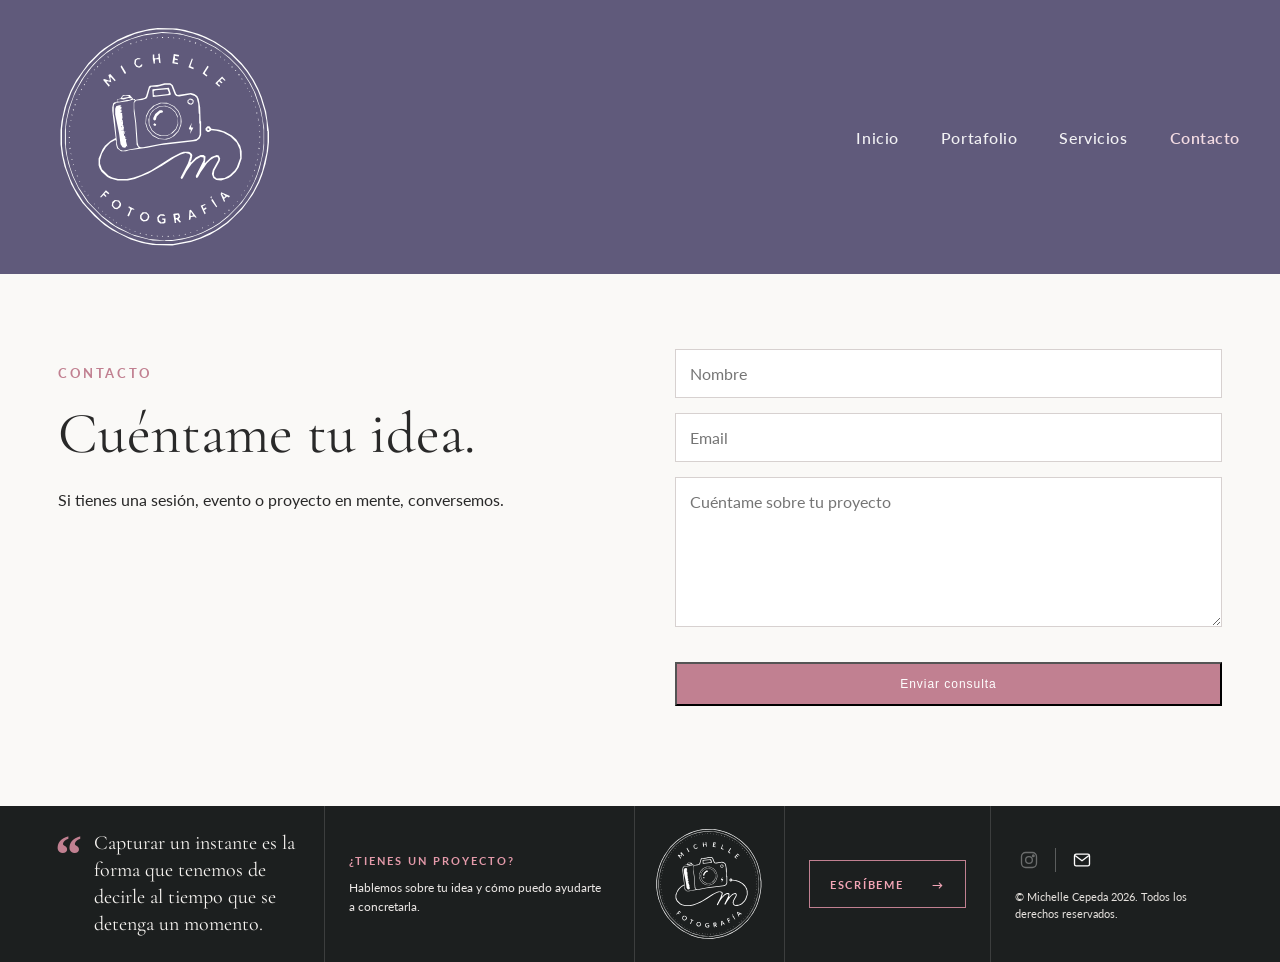
<file: contacto/index.html>
<!doctype html><html lang="es"><head><base href="/"><meta charset="UTF-8"><meta name="viewport" content="width=device-width,initial-scale=1"><title>Portafolio - Michelle Cepeda</title><link rel="icon" type="image/svg+xml" href="./assets/favicon-camera.svg?v=2"><link rel="stylesheet" href="./assets/style.css?v=2026081912"><link rel="stylesheet" href="./assets/mobile-footer.css?v=2026081902"><link rel="stylesheet" href="./assets/logo-fix.css?v=202609072236"></head><body><header class="top"><a class="brand" href="/"><img class="brand-logo" src="./assets/logo-vector.svg?v=20260821c" alt="Logo Michelle Cepeda Fotografía"></a><nav><a href="/">Inicio</a><a href="/portafolio/">Portafolio</a><a href="/servicios/">Servicios</a><a class="active" href="/contacto/">Contacto</a></nav></header><main class="page"><div class="simple-grid"><div><p class="eyebrow pink" data-content="contact.eyebrow">CONTACTO</p><h1 data-content="contact.title">Cuéntame tu idea.</h1><p data-content="contact.intro">Si tienes una sesión, evento o proyecto en mente, conversemos.</p></div><form class="contact-form" action="mailto:" method="post"><input data-placeholder="contact.name_placeholder" placeholder="Nombre"><input type="email" data-placeholder="contact.email_placeholder" placeholder="Email"><textarea data-placeholder="contact.message_placeholder" placeholder="Cuéntame sobre tu proyecto"></textarea><button class="button" type="button" data-content="contact.button">Enviar consulta</button></form></div></main><footer></footer><script src="./assets/app.js?v=20260821"></script><script src="./assets/logo-footer.js?v=20260821c"></script></body></html>
</file>
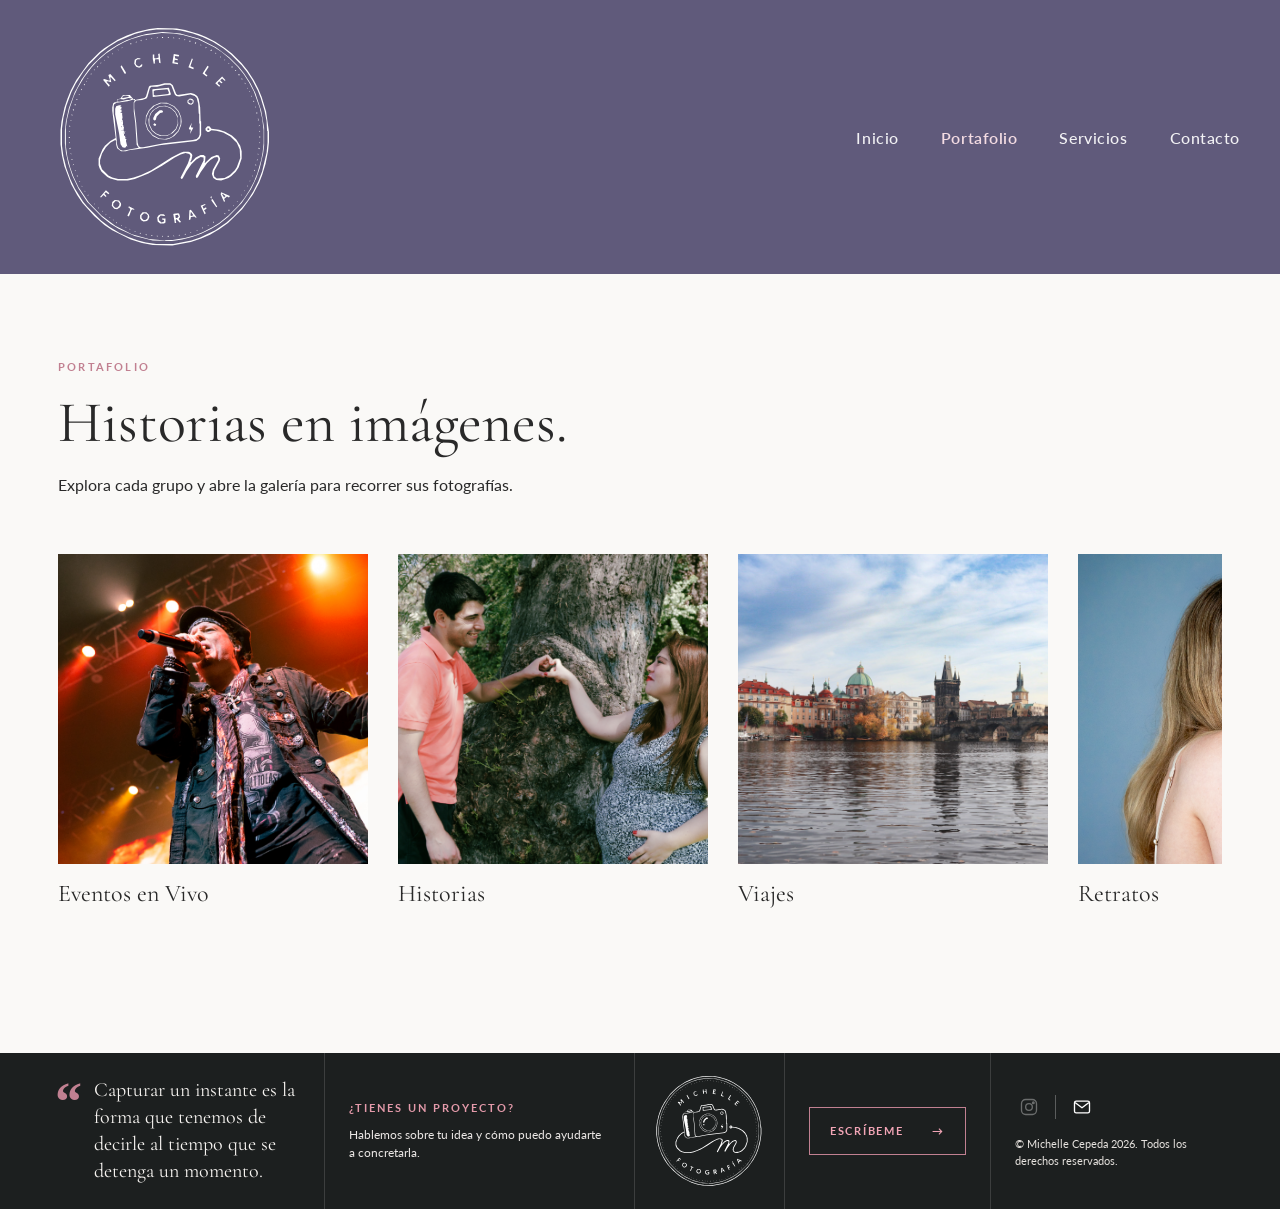
<file: portafolio/index.html>
<!doctype html><html lang="es"><head><base href="/"><meta charset="UTF-8"><meta name="viewport" content="width=device-width,initial-scale=1"><title>Portafolio - Michelle Cepeda</title><link rel="icon" type="image/svg+xml" href="./assets/favicon-camera.svg?v=2"><link rel="stylesheet" href="./assets/style.css?v=202609071545"><link rel="stylesheet" href="./assets/mobile-footer.css?v=2026081902"><link rel="stylesheet" href="./assets/logo-fix.css?v=202609072230"><link rel="stylesheet" href="./assets/portfolio-caption.css?v=20260821b"></head><body><header class="top"><a class="brand" href="/"><img class="brand-logo" src="./assets/logo-vector.svg?v=20260821c" alt="Logo Michelle Cepeda Fotografía"></a><nav><a href="/">Inicio</a><a class="active" href="/portafolio/">Portafolio</a><a href="/servicios/">Servicios</a><a href="/contacto/">Contacto</a></nav></header><main class="page"><div class="page-intro"><p class="eyebrow pink" data-content="portfolio.eyebrow">PORTAFOLIO</p><h1 data-content="portfolio.title">Historias en imágenes.</h1><p data-content="portfolio.intro">Explora cada grupo y abre la galería para recorrer sus fotografías.</p></div><div id="portfolioRail" class="portfolio-rail"></div></main><div id="lightbox" class="lightbox" aria-hidden="true"><button class="lb-close" aria-label="Cerrar">×</button><button class="lb-prev" aria-label="Anterior">‹</button><div class="lb-media"><img id="lbImage" alt=""><div id="lbCaption" class="lb-caption"></div></div><button class="lb-next" aria-label="Siguiente">›</button><div id="lbTitle" class="lb-title"></div></div><footer></footer><script src="./assets/app.js?v=20261118-performance1"></script><script src="./assets/logo-footer.js?v=20260907footer2"></script></body></html>
</file>
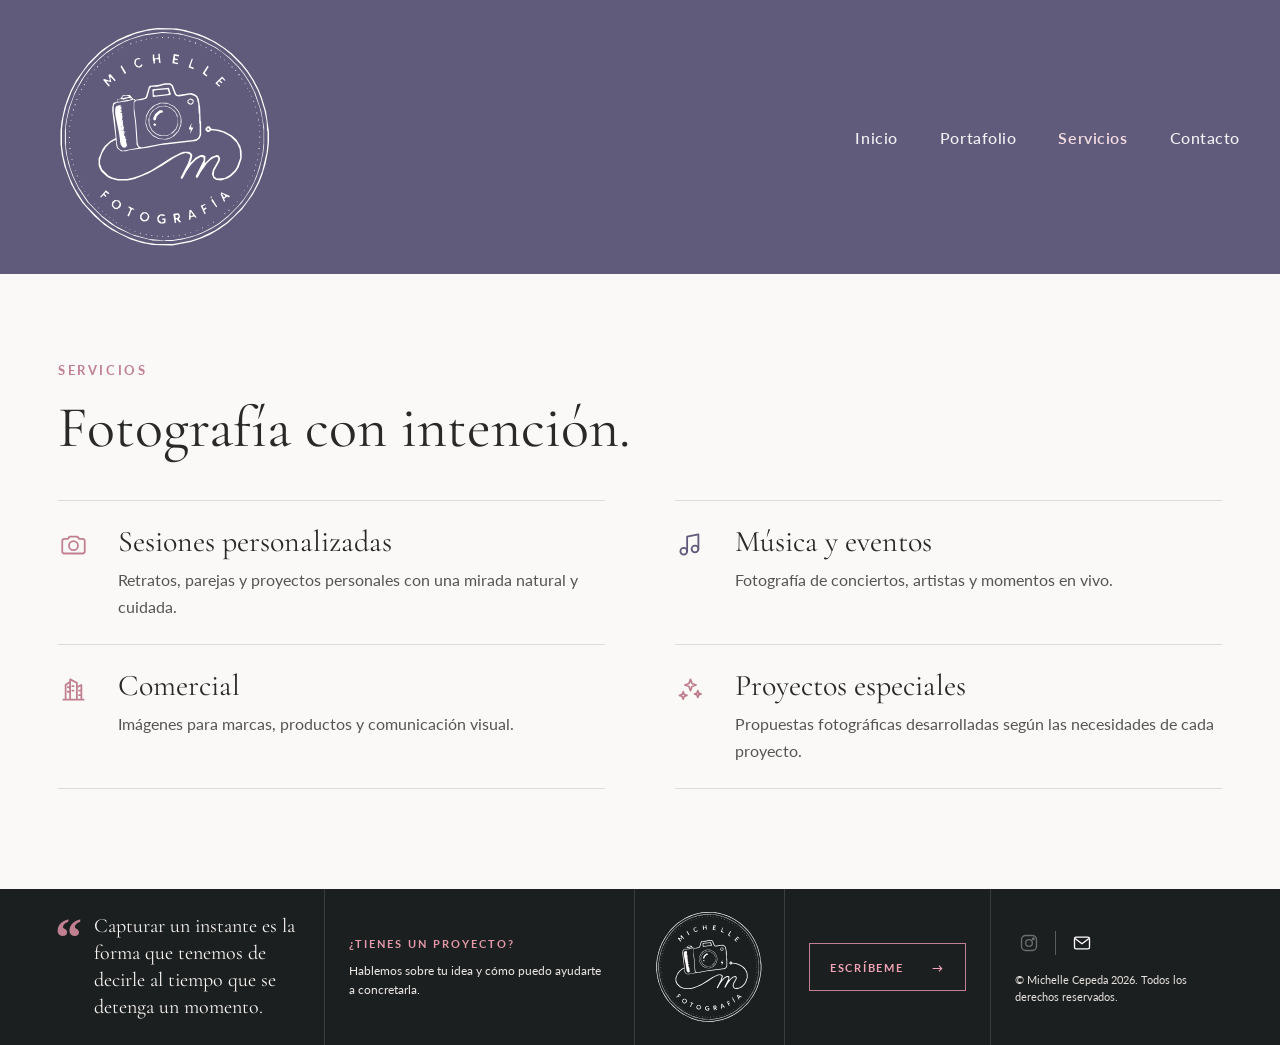
<file: servicios/index.html>
<!doctype html><html lang="es"><head><base href="/"><meta charset="UTF-8"><meta name="viewport" content="width=device-width,initial-scale=1"><title>Portafolio - Michelle Cepeda</title><link rel="icon" type="image/svg+xml" href="./assets/favicon-camera.svg?v=2"><link rel="stylesheet" href="./assets/style.css?v=2026081912"><link rel="stylesheet" href="./assets/mobile-footer.css?v=2026081902"><link rel="stylesheet" href="./assets/logo-fix.css?v=202609072236"></head><body><header class="top"><a class="brand" href="/"><img class="brand-logo" src="./assets/logo-vector.svg?v=20260821c" alt="Logo Michelle Cepeda Fotografía"></a><nav><a href="/">Inicio</a><a href="/portafolio/">Portafolio</a><a class="active" href="/servicios/">Servicios</a><a href="/contacto/">Contacto</a></nav></header><main class="page"><p class="eyebrow pink" data-content="services.eyebrow">SERVICIOS</p><h1 data-content="services.title">Fotografía con intención.</h1><div class="services-grid"><article class="service-detail"><span class="service-icon icon-pink" aria-hidden="true"><svg viewBox="0 0 24 24"><path d="M4 7h3l1.5-2h7L17 7h3a2 2 0 0 1 2 2v9a2 2 0 0 1-2 2H4a2 2 0 0 1-2-2V9a2 2 0 0 1 2-2Z"/><circle cx="12" cy="13" r="4"/></svg></span><div><h2 data-content="services.item_1_title">Sesiones personalizadas</h2><p data-content="services.item_1_text">Retratos, parejas y proyectos personales con una mirada natural y cuidada.</p></div></article><article class="service-detail"><span class="service-icon icon-purple" aria-hidden="true"><svg viewBox="0 0 24 24"><path d="M9 18V5l10-2v13"/><circle cx="6" cy="18" r="3"/><circle cx="16" cy="16" r="3"/></svg></span><div><h2 data-content="services.item_2_title">Música y eventos</h2><p data-content="services.item_2_text">Fotografía de conciertos, artistas y momentos en vivo.</p></div></article><article class="service-detail"><span class="service-icon icon-pink" aria-hidden="true"><svg viewBox="0 0 24 24"><path d="M3 21h18M5 21V8l4-3v16M9 21V3l6 3v15M15 21V10l4-2v13M7 10h1M7 14h1M11 9h1M11 13h1M17 13h1M17 17h1"/></svg></span><div><h2 data-content="services.item_3_title">Comercial</h2><p data-content="services.item_3_text">Imágenes para marcas, productos y comunicación visual.</p></div></article><article class="service-detail"><span class="service-icon icon-pink" aria-hidden="true"><svg viewBox="0 0 24 24"><path d="m12 3 1.35 3.65L17 8l-3.65 1.35L12 13l-1.35-3.65L7 8l3.65-1.35L12 3Z"/><path d="m18.5 13 .8 2.2 2.2.8-2.2.8-.8 2.2-.8-2.2-2.2-.8 2.2-.8.8-2.2Z"/><path d="m5.5 14 .9 2.4 2.4.9-2.4.9-.9 2.4-.9-2.4-2.4-.9 2.4-.9.9-2.4Z"/></svg></span><div><h2 data-content="services.item_4_title">Proyectos especiales</h2><p data-content="services.item_4_text">Propuestas fotográficas desarrolladas según las necesidades de cada proyecto.</p></div></article></div></main><footer></footer><script src="./assets/app.js?v=20260821"></script><script src="./assets/logo-footer.js?v=20260821c"></script></body></html>
</file>
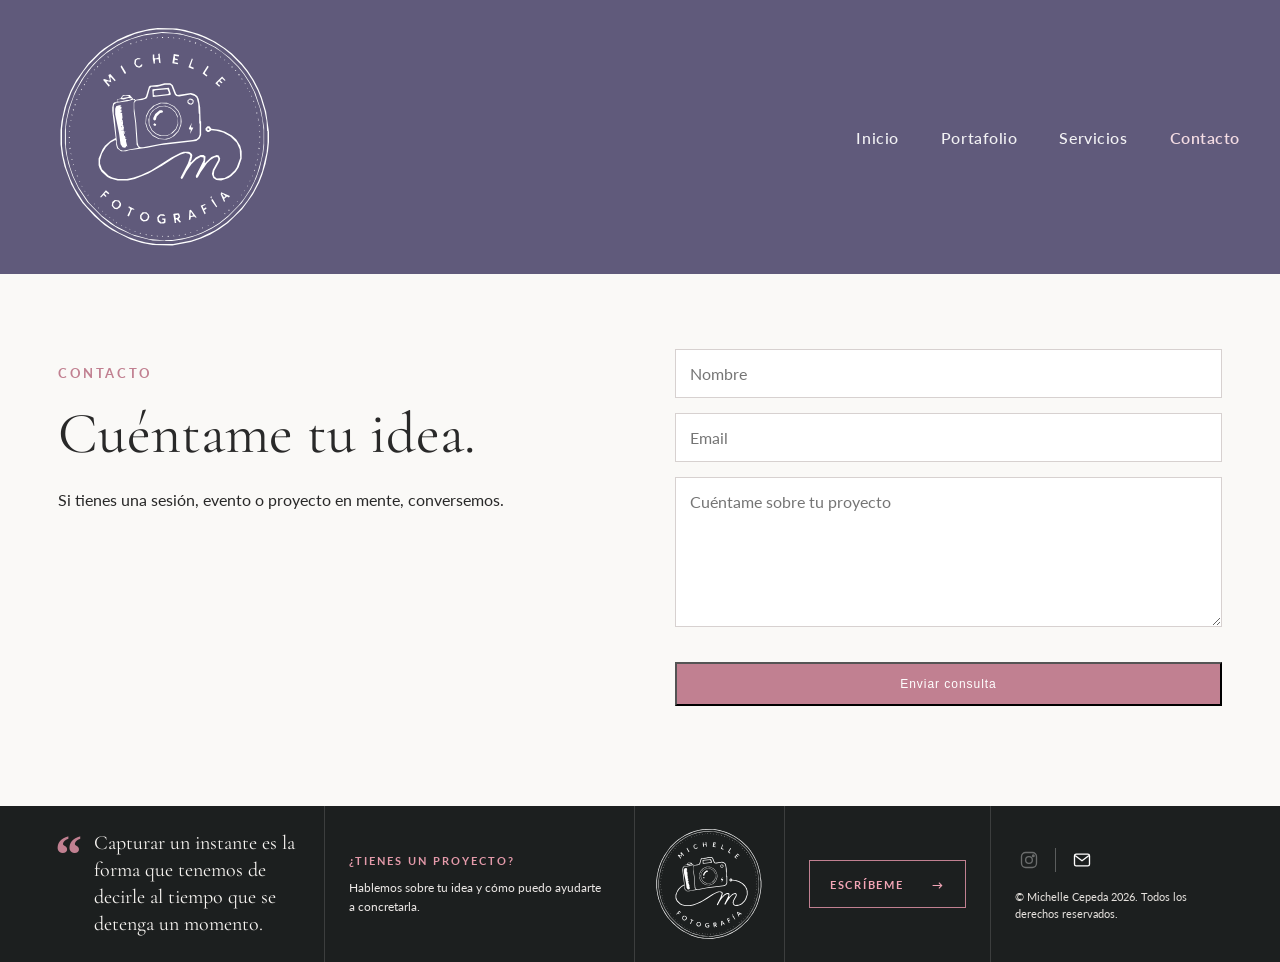
<file: contacto.html>
<!doctype html><html lang="es"><head><meta charset="UTF-8"><meta name="viewport" content="width=device-width,initial-scale=1"><title>Portafolio - Michelle Cepeda</title><link rel="icon" type="image/svg+xml" href="./assets/favicon-camera.svg?v=2"><link rel="stylesheet" href="./assets/style.css?v=2026081912"><link rel="stylesheet" href="./assets/mobile-footer.css?v=2026081902"><link rel="stylesheet" href="./assets/logo-fix.css?v=202609072236"></head><body><header class="top"><a class="brand" href="./"><img class="brand-logo" src="./assets/logo-vector.svg?v=20260821c" alt="Logo Michelle Cepeda Fotografía"></a><nav><a href="./">Inicio</a><a href="./portfolio.html">Portafolio</a><a href="./servicios.html">Servicios</a><a class="active" href="./contacto.html">Contacto</a></nav></header><main class="page"><div class="simple-grid"><div><p class="eyebrow pink" data-content="contact.eyebrow">CONTACTO</p><h1 data-content="contact.title">Cuéntame tu idea.</h1><p data-content="contact.intro">Si tienes una sesión, evento o proyecto en mente, conversemos.</p></div><form class="contact-form" action="mailto:" method="post"><input data-placeholder="contact.name_placeholder" placeholder="Nombre"><input type="email" data-placeholder="contact.email_placeholder" placeholder="Email"><textarea data-placeholder="contact.message_placeholder" placeholder="Cuéntame sobre tu proyecto"></textarea><button class="button" type="button" data-content="contact.button">Enviar consulta</button></form></div></main><footer></footer><script src="./assets/app.js?v=20260821"></script><script src="./assets/logo-footer.js?v=20260821c"></script></body></html>
</file>
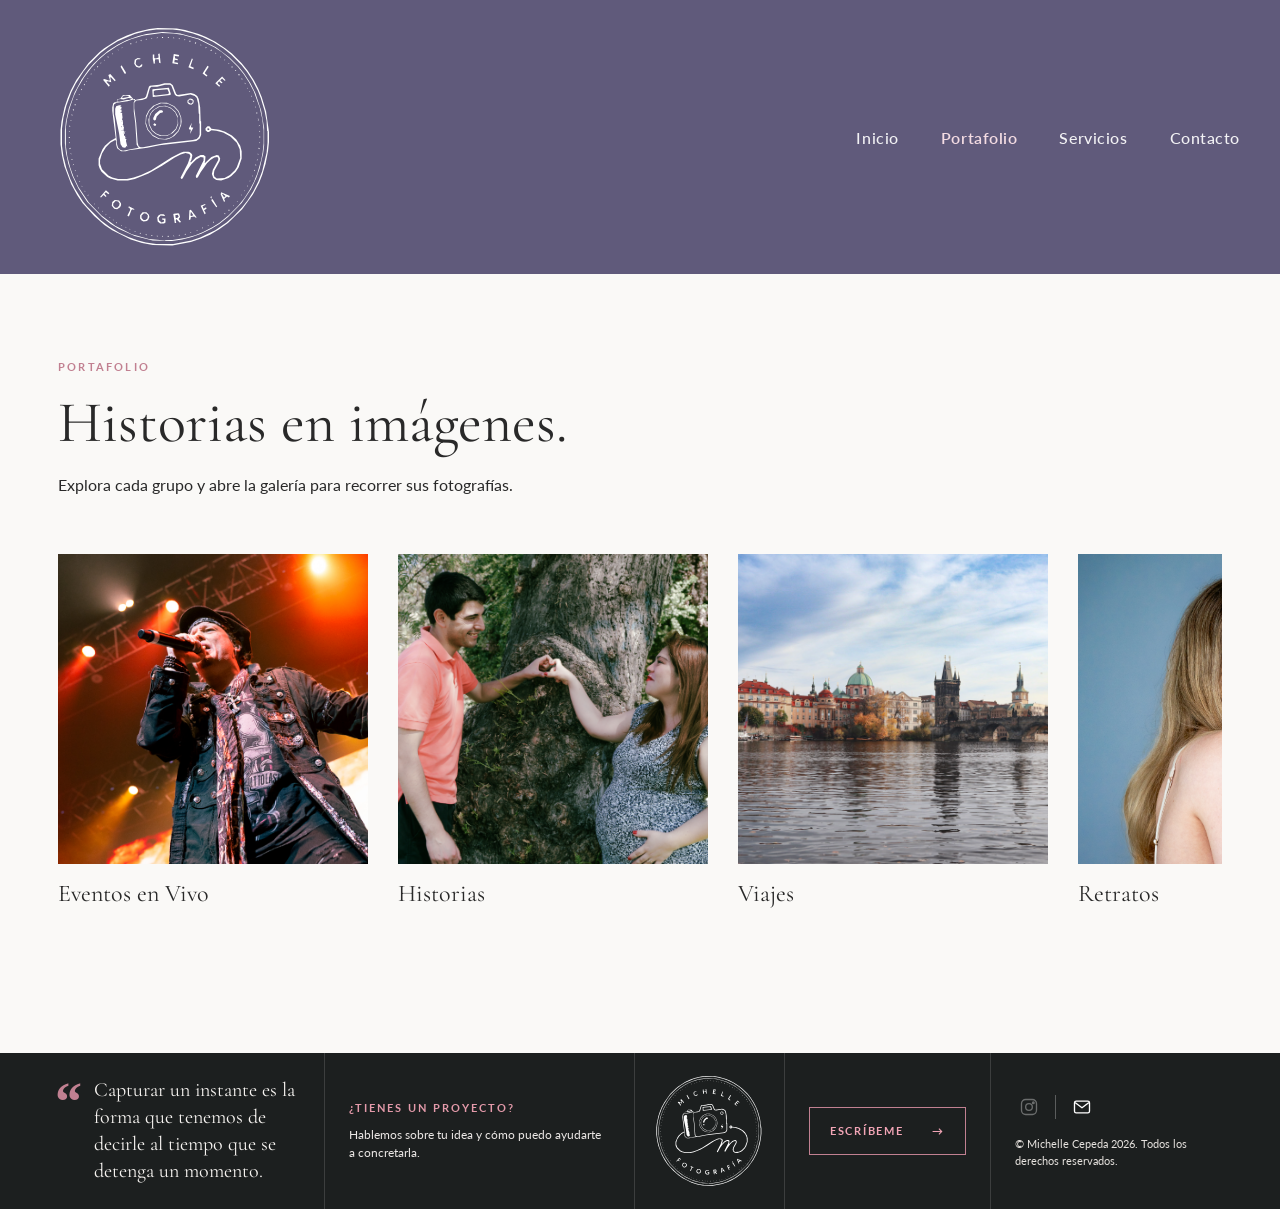
<file: portfolio.html>
<!doctype html><html lang="es"><head><meta charset="UTF-8"><meta name="viewport" content="width=device-width,initial-scale=1"><title>Portafolio - Michelle Cepeda</title><link rel="icon" type="image/svg+xml" href="./assets/favicon-camera.svg?v=2"><link rel="stylesheet" href="./assets/style.css?v=202609071545"><link rel="stylesheet" href="./assets/mobile-footer.css?v=2026081902"><link rel="stylesheet" href="./assets/logo-fix.css?v=202609072230"><link rel="stylesheet" href="./assets/portfolio-caption.css?v=20260821b"></head><body><header class="top"><a class="brand" href="./"><img class="brand-logo" src="./assets/logo-vector.svg?v=20260821c" alt="Logo Michelle Cepeda Fotografía"></a><nav><a href="./">Inicio</a><a class="active" href="./portfolio.html">Portafolio</a><a href="./servicios.html">Servicios</a><a href="./contacto.html">Contacto</a></nav></header><main class="page"><div class="page-intro"><p class="eyebrow pink" data-content="portfolio.eyebrow">PORTAFOLIO</p><h1 data-content="portfolio.title">Historias en imágenes.</h1><p data-content="portfolio.intro">Explora cada grupo y abre la galería para recorrer sus fotografías.</p></div><div id="portfolioRail" class="portfolio-rail"></div></main><div id="lightbox" class="lightbox" aria-hidden="true"><button class="lb-close" aria-label="Cerrar">×</button><button class="lb-prev" aria-label="Anterior">‹</button><div class="lb-media"><img id="lbImage" alt=""><div id="lbCaption" class="lb-caption"></div></div><button class="lb-next" aria-label="Siguiente">›</button><div id="lbTitle" class="lb-title"></div></div><footer></footer><script src="./assets/app.js?v=20261118-performance1"></script><script src="./assets/logo-footer.js?v=20260907footer2"></script></body></html>
</file>
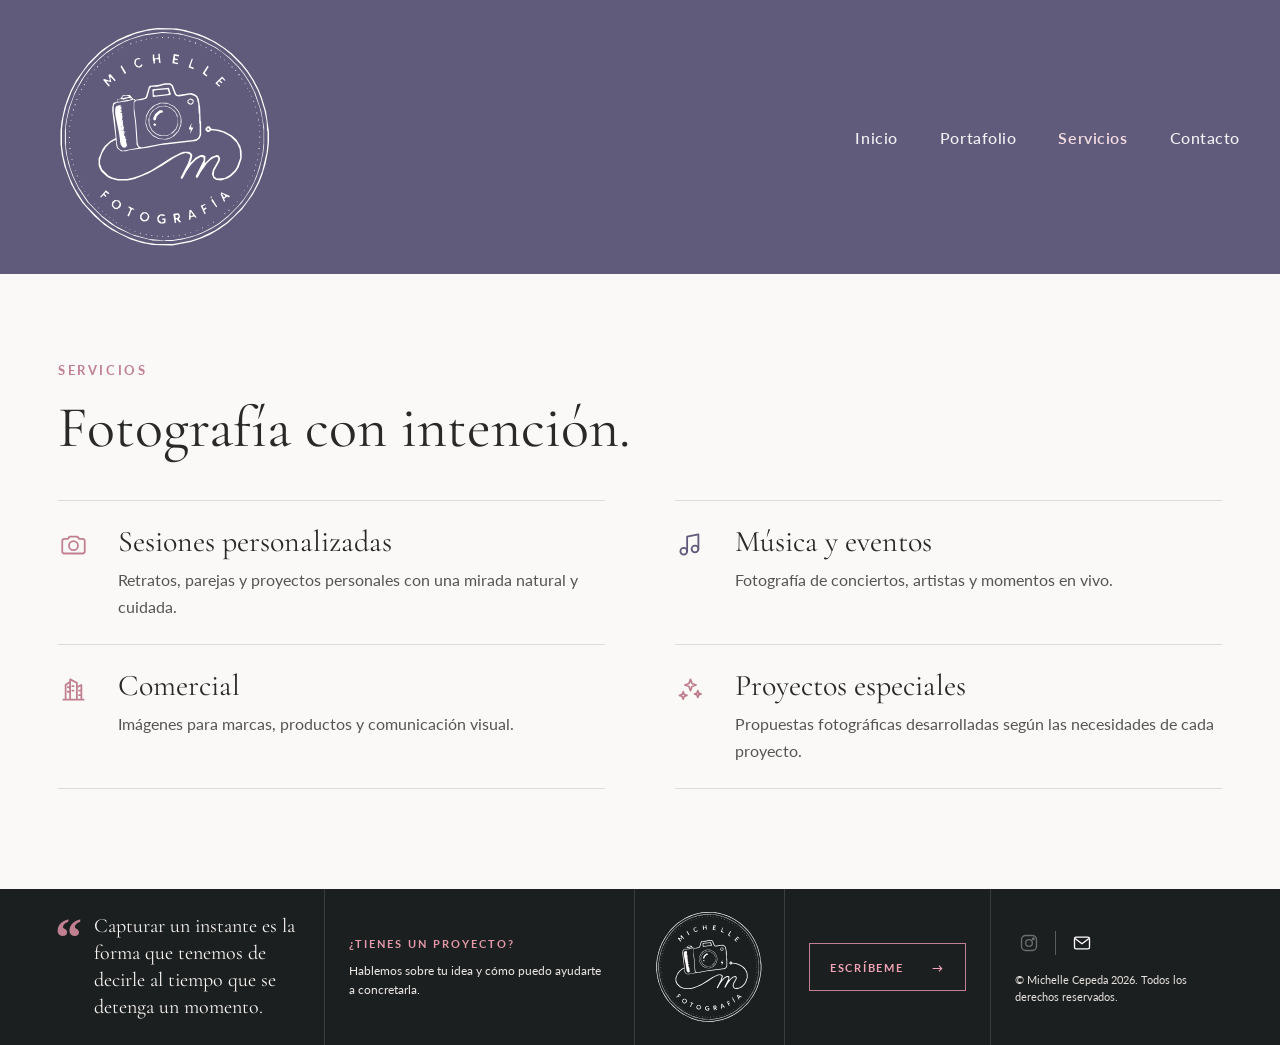
<file: servicios.html>
<!doctype html><html lang="es"><head><meta charset="UTF-8"><meta name="viewport" content="width=device-width,initial-scale=1"><title>Portafolio - Michelle Cepeda</title><link rel="icon" type="image/svg+xml" href="./assets/favicon-camera.svg?v=2"><link rel="stylesheet" href="./assets/style.css?v=2026081912"><link rel="stylesheet" href="./assets/mobile-footer.css?v=2026081902"><link rel="stylesheet" href="./assets/logo-fix.css?v=202609072236"></head><body><header class="top"><a class="brand" href="./"><img class="brand-logo" src="./assets/logo-vector.svg?v=20260821c" alt="Logo Michelle Cepeda Fotografía"></a><nav><a href="./">Inicio</a><a href="./portfolio.html">Portafolio</a><a class="active" href="./servicios.html">Servicios</a><a href="./contacto.html">Contacto</a></nav></header><main class="page"><p class="eyebrow pink" data-content="services.eyebrow">SERVICIOS</p><h1 data-content="services.title">Fotografía con intención.</h1><div class="services-grid"><article class="service-detail"><span class="service-icon icon-pink" aria-hidden="true"><svg viewBox="0 0 24 24"><path d="M4 7h3l1.5-2h7L17 7h3a2 2 0 0 1 2 2v9a2 2 0 0 1-2 2H4a2 2 0 0 1-2-2V9a2 2 0 0 1 2-2Z"/><circle cx="12" cy="13" r="4"/></svg></span><div><h2 data-content="services.item_1_title">Sesiones personalizadas</h2><p data-content="services.item_1_text">Retratos, parejas y proyectos personales con una mirada natural y cuidada.</p></div></article><article class="service-detail"><span class="service-icon icon-purple" aria-hidden="true"><svg viewBox="0 0 24 24"><path d="M9 18V5l10-2v13"/><circle cx="6" cy="18" r="3"/><circle cx="16" cy="16" r="3"/></svg></span><div><h2 data-content="services.item_2_title">Música y eventos</h2><p data-content="services.item_2_text">Fotografía de conciertos, artistas y momentos en vivo.</p></div></article><article class="service-detail"><span class="service-icon icon-pink" aria-hidden="true"><svg viewBox="0 0 24 24"><path d="M3 21h18M5 21V8l4-3v16M9 21V3l6 3v15M15 21V10l4-2v13M7 10h1M7 14h1M11 9h1M11 13h1M17 13h1M17 17h1"/></svg></span><div><h2 data-content="services.item_3_title">Comercial</h2><p data-content="services.item_3_text">Imágenes para marcas, productos y comunicación visual.</p></div></article><article class="service-detail"><span class="service-icon icon-pink" aria-hidden="true"><svg viewBox="0 0 24 24"><path d="m12 3 1.35 3.65L17 8l-3.65 1.35L12 13l-1.35-3.65L7 8l3.65-1.35L12 3Z"/><path d="m18.5 13 .8 2.2 2.2.8-2.2.8-.8 2.2-.8-2.2-2.2-.8 2.2-.8.8-2.2Z"/><path d="m5.5 14 .9 2.4 2.4.9-2.4.9-.9 2.4-.9-2.4-2.4-.9 2.4-.9.9-2.4Z"/></svg></span><div><h2 data-content="services.item_4_title">Proyectos especiales</h2><p data-content="services.item_4_text">Propuestas fotográficas desarrolladas según las necesidades de cada proyecto.</p></div></article></div></main><footer></footer><script src="./assets/app.js?v=20260821"></script><script src="./assets/logo-footer.js?v=20260821c"></script></body></html>
</file>
<file: assets/style.css>
@import url('https://fonts.googleapis.com/css2?family=Cormorant+Garamond:wght@400;500;600&family=Inter:wght@400;500;600&family=Lato:wght@400;700&family=Libre+Baskerville:wght@400;700&family=Montserrat:wght@400;500;600&family=Playfair+Display:wght@400;500;600&display=swap');
:root{--purple:#605a7b;--pink:#c18091;--charcoal:#1c1f1f;--cream:#ded8b7;--paper:#faf9f7;--font-heading:Georgia,'Times New Roman',serif;--font-body:Arial,Helvetica,sans-serif}*{box-sizing:border-box}html,body{max-width:100%;overflow-x:hidden}body{margin:0;background:var(--paper);color:#292929;font-family:var(--font-body)}a{color:inherit}.top{height:96px;background:var(--purple);color:white;display:flex;align-items:center;justify-content:space-between;padding:0 max(32px,calc((100vw - 1360px)/2))}.brand{text-decoration:none;font-family:var(--font-heading);font-size:21px;letter-spacing:.06em;flex:0 0 auto}.brand small{display:block;font-family:var(--font-body);font-size:9px;letter-spacing:.24em;margin-top:5px}.top nav{display:flex;gap:34px;align-items:center}.top nav a{text-decoration:none;font-size:13px;opacity:.82;white-space:nowrap}.top nav a:hover,.top nav a.active{opacity:1;color:#f4dce3}.hero{max-width:1360px;margin:0 auto;display:grid;grid-template-columns:38% 62%;gap:56px;min-height:600px;align-items:center;padding:42px 0 34px}.hero-copy{padding:36px 0 36px 8px;max-width:460px}.eyebrow{font-size:11px;letter-spacing:.2em;font-weight:700}.pink{color:var(--pink)}h1,h2{font-family:var(--font-heading);font-weight:400}h1{font-size:58px;line-height:1.03;margin:20px 0 22px}h2{font-size:34px;line-height:1.1}.hero-copy>p:not(.eyebrow){line-height:1.7;color:#666;max-width:390px}.hero-img{width:100%;height:520px;object-fit:cover;display:block}.button{display:inline-block;margin-top:20px;background:var(--pink);color:white;text-decoration:none;padding:13px 23px;font-size:12px;letter-spacing:.08em}.about{max-width:1360px;margin:42px auto 90px;display:grid;grid-template-columns:minmax(0,1.2fr) 280px minmax(0,1fr);gap:58px;align-items:start;padding:0 8px}.about>div:first-child{max-width:470px}.about>div:last-child{max-width:390px;justify-self:end;width:100%}.about p{line-height:1.65;color:#555}.about h2{margin-top:28px}.portrait-wrap{display:flex;justify-content:center;align-items:flex-start;padding-top:8px}.portrait{width:245px;height:245px;border-radius:50%;object-fit:cover;display:block}.home-services>.eyebrow{margin-bottom:8px}.service-row{display:grid;grid-template-columns:36px minmax(0,1fr);gap:14px;align-items:center;padding:12px 0;border-bottom:1px solid rgba(96,90,123,.18)}.service-row:last-child{border-bottom:0}.service-row p{margin:0;line-height:1.35;color:#353535}.service-icon{width:30px;height:30px;display:flex;align-items:center;justify-content:center;flex:0 0 auto}.service-icon svg{width:27px;height:27px;fill:none;stroke:currentColor;stroke-width:1.6;stroke-linecap:round;stroke-linejoin:round}.icon-pink{color:var(--pink)}.icon-purple{color:var(--purple)}.services-grid{display:grid;grid-template-columns:1fr 1fr;gap:0 70px;margin-top:42px}.service-detail{display:grid;grid-template-columns:42px minmax(0,1fr);gap:18px;align-items:start;padding:24px 0;border-top:1px solid rgba(96,90,123,.18)}.service-detail:nth-last-child(-n+2){border-bottom:1px solid rgba(96,90,123,.18)}.service-detail .service-icon{margin-top:5px}.service-detail h2{font-size:30px;margin:0 0 8px}.service-detail p{margin:0;line-height:1.7;color:#555;max-width:500px}.page{max-width:1360px;margin:0 auto;padding:75px 8px 100px}.page-intro{max-width:760px;margin-bottom:50px}.portfolio-rail{display:flex;gap:30px;overflow-x:auto;scroll-snap-type:x mandatory;padding:10px 0 30px;scrollbar-width:thin}.group-card{flex:0 0 330px;scroll-snap-align:start;cursor:pointer;transition:transform .35s ease}.group-frame{width:100%;aspect-ratio:1/1;background:#eeeae7;overflow:hidden;transition:box-shadow .35s ease,transform .35s ease}.group-cover{width:100%;height:100%;object-fit:cover;object-position:center center;display:block;transition:transform .5s cubic-bezier(.2,.7,.2,1),filter .35s ease}.group-card h3{font-family:var(--font-heading);font-size:24px;font-weight:400;margin:15px 0;transition:color .3s ease,transform .3s ease}.group-card:hover{transform:translateY(-5px)}.group-card:hover .group-frame{box-shadow:0 14px 32px rgba(28,31,31,.16)}.group-card:hover .group-cover{transform:scale(1.045);filter:brightness(.96)}.group-card:hover h3{color:var(--pink);transform:translateX(3px)}.lightbox{position:fixed;inset:0;background:rgba(36,31,46,.91);backdrop-filter:blur(5px);display:none;align-items:center;justify-content:center;z-index:20}.lightbox.open{display:flex}.lightbox img{max-width:82vw;max-height:82vh;object-fit:contain}.lb-close,.lb-prev,.lb-next{position:absolute;border:0;background:transparent;color:#f7e9ed;font-size:35px;cursor:pointer}.lb-close{right:28px;top:20px}.lb-prev{left:30px}.lb-next{right:30px}.lb-title{position:absolute;bottom:20px;color:white;font-family:var(--font-heading)}.simple-grid{display:grid;grid-template-columns:1fr 1fr;gap:70px}.simple-grid p{line-height:1.7}.contact-form{display:grid;gap:15px}.contact-form input,.contact-form textarea{width:100%;min-width:0;padding:14px;border:1px solid #d7d1d0;background:white;font:inherit}.contact-form textarea{min-height:150px}
footer{background:var(--charcoal);color:#f6f3f0;padding:0 max(32px,calc((100vw - 1360px)/2));min-height:0}.footer-grid{min-height:150px;display:grid;grid-template-columns:minmax(0,1.05fr) minmax(0,1.15fr) minmax(160px,.72fr) minmax(190px,.9fr);align-items:stretch}.footer-grid>div{min-width:0;min-height:96px;padding:24px 34px;display:flex;justify-content:center;flex-direction:column}.footer-grid>div+div{border-left:1px solid rgba(255,255,255,.14)}.footer-quote{position:relative;padding-left:72px!important}.quote-mark{position:absolute;left:30px;top:29px;color:var(--pink);font-family:Georgia,serif;font-size:54px;line-height:.75;font-weight:700}.footer-quote p{font-family:var(--font-heading);font-size:20px;line-height:1.35;margin:0;max-width:285px}.footer-kicker{margin:0 0 10px!important;color:#e49aaa!important;font-size:11px!important;font-weight:700;letter-spacing:.18em}.footer-project p{margin:0;font-size:12px;line-height:1.55;color:#ece8e6;max-width:330px}.footer-action{align-items:center}.footer-button{width:100%;max-width:190px;min-height:48px;border:1px solid var(--pink);display:flex;align-items:center;justify-content:space-between;padding:0 20px;color:#f2a5b6;text-decoration:none;font-size:11px;font-weight:700;letter-spacing:.16em;transition:background .25s ease,color .25s ease,transform .25s ease}.footer-button:hover{background:var(--pink);color:white;transform:translateY(-2px)}.footer-contact{gap:14px}.footer-socials{display:flex;align-items:center;gap:12px}.footer-separator{width:1px;height:24px;background:rgba(255,255,255,.28)}.footer-social{width:28px;height:28px;display:flex;align-items:center;justify-content:center;color:white;text-decoration:none;transition:color .25s ease,transform .25s ease}.footer-social svg{width:20px;height:20px;fill:none;stroke:currentColor;stroke-width:1.6;stroke-linecap:round;stroke-linejoin:round}.footer-social:hover{color:var(--pink);transform:translateY(-2px)}.footer-social.is-disabled{opacity:.35;cursor:default}.footer-social.is-disabled:hover{color:white;transform:none}.footer-copyright{white-space:pre-line;margin:0;font-size:11px;line-height:1.55;color:#e7e3df;max-width:220px}.button.light{background:var(--pink)}
@media(max-width:1450px){.top{padding-left:40px;padding-right:40px}.hero,.about,.page{max-width:1180px}.hero{gap:40px}.hero-copy{padding-left:0}.about{gap:44px}.group-card{flex-basis:310px}.footer-grid>div{padding-left:24px;padding-right:24px}.footer-quote{padding-left:62px!important}.quote-mark{left:23px}}
@media(max-width:1100px){.top{padding:0 28px}.top nav{gap:22px}.hero{max-width:none;margin:0 28px;grid-template-columns:minmax(300px,.9fr) minmax(0,1.1fr);gap:28px;min-height:auto;padding:36px 0}.hero-copy{max-width:none;padding:28px 0}.hero-img{height:460px}h1{font-size:50px}.about{margin:36px 28px 72px;grid-template-columns:minmax(0,1fr) 220px;gap:36px;padding:0}.about>div:first-child{max-width:none}.about>div:last-child{grid-column:1/-1;justify-self:stretch;max-width:none}.home-services{display:grid;grid-template-columns:1fr 1fr;column-gap:28px}.home-services>.eyebrow{grid-column:1/-1}.portrait{width:210px;height:210px}.page{padding:64px 28px 90px}.simple-grid,.services-grid{gap:42px}.footer-grid{grid-template-columns:minmax(0,1fr) minmax(0,1fr)}.footer-grid>div{min-height:120px}.footer-grid>div{border-left:0!important;border-top:1px solid rgba(255,255,255,.14)}.footer-grid>div:nth-child(1),.footer-grid>div:nth-child(2){border-top:0}.footer-grid>div:nth-child(even){border-left:1px solid rgba(255,255,255,.14)!important}.footer-action{align-items:flex-start}.footer-button{max-width:220px}}
@media(max-width:760px){.top{height:auto;padding:22px 24px;display:flex;flex-direction:column;align-items:flex-start;gap:20px}.top nav{width:100%;margin:0;gap:10px 22px;overflow:visible;flex-wrap:wrap}.top nav a{font-size:12px}.hero{display:flex;flex-direction:column;margin:0;padding:0}.hero-copy{width:100%;padding:48px 24px 34px}.hero-img{width:100%;height:auto;aspect-ratio:4/3;object-fit:cover}.about{display:flex;flex-direction:column;margin:48px 24px 68px;gap:34px}.about>div:first-child,.about>div:last-child{width:100%;max-width:none}.portrait-wrap{width:100%;margin:0;order:2}.home-services{display:block;order:3}.portrait{width:210px;height:210px}.page{padding:52px 24px 76px}.page-intro{margin-bottom:34px}.simple-grid,.services-grid{grid-template-columns:1fr;gap:0}.service-detail{border-bottom:1px solid rgba(96,90,123,.18)}.group-card{flex-basis:min(78vw,320px)}h1{font-size:42px;line-height:1.06}
footer{padding:0 24px}.footer-grid{display:grid;grid-template-columns:minmax(0,1fr) auto;grid-template-areas:'quote quote' 'project action' 'contact contact';min-height:0}.footer-grid>div{min-width:0;min-height:0;border:0!important}.footer-quote{grid-area:quote;display:grid!important;grid-template-columns:30px minmax(0,1fr);gap:10px;align-items:start;padding:24px 0 22px!important;position:static;border-bottom:1px solid rgba(255,255,255,.18)!important}.quote-mark{position:static;font-size:38px;line-height:1;margin:0;color:var(--pink);transform:translateY(-2px)}.footer-quote p{font-size:18px;line-height:1.35;max-width:none;margin:0}.footer-project{grid-area:project;padding:22px 24px 22px 0!important;border-bottom:1px solid rgba(255,255,255,.18)!important}.footer-kicker{font-size:10px!important;line-height:1.4;margin:0 0 8px!important;letter-spacing:.16em}.footer-project p{font-size:11px;line-height:1.55;max-width:320px}.footer-action{grid-area:action;padding:22px 0 22px 20px!important;border-bottom:1px solid rgba(255,255,255,.18)!important;display:flex!important;align-items:center!important;justify-content:flex-end}.footer-button{max-width:180px;width:100%;min-height:44px;padding:0 16px}.footer-contact{grid-area:contact;padding:20px 0 22px!important;display:grid!important;grid-template-columns:auto minmax(0,1fr);align-items:center;gap:18px}.footer-socials{gap:9px}.footer-social{width:28px;height:28px}.footer-copyright{max-width:none;font-size:10.5px;line-height:1.45;text-align:left}.footer-separator{height:20px}}
@media(max-width:430px){.top{padding:20px}.top nav{gap:9px 16px}.brand{font-size:19px}.hero-copy{padding:42px 20px 30px}.about{margin-left:20px;margin-right:20px}.page{padding-left:20px;padding-right:20px}h1{font-size:37px}.service-row{grid-template-columns:32px minmax(0,1fr);gap:12px}.group-card{flex-basis:82vw}.lb-prev{left:10px}.lb-next{right:10px}.lb-close{right:16px;top:12px}footer{padding:0 18px}.footer-grid{grid-template-columns:minmax(0,1fr) 150px}.footer-quote{grid-template-columns:26px minmax(0,1fr);gap:8px;padding-top:20px!important;padding-bottom:18px!important}.quote-mark{font-size:34px}.footer-quote p{font-size:17px}.footer-project{padding:18px 14px 18px 0!important}.footer-project p{font-size:10.5px}.footer-action{padding:18px 0 18px 14px!important}.footer-button{max-width:150px;min-height:42px;font-size:10px}.footer-contact{padding:17px 0 19px!important;grid-template-columns:auto minmax(0,1fr);gap:12px}.footer-copyright{font-size:9.5px;text-align:right}.footer-social{width:26px;height:26px}}
@media(min-width:1101px){.about{grid-template-columns:minmax(0,1fr) 300px minmax(0,1fr);gap:64px;align-items:center}.about>div:first-child,.about>div:last-child{width:100%;max-width:420px}.about>div:first-child{justify-self:start}.about>div:last-child{justify-self:end}.about>div:first-child p:not(.eyebrow){text-align:justify;text-justify:inter-word;hyphens:auto}.portrait-wrap{padding-top:0;align-items:center}.portrait{width:260px;height:260px}.home-services{align-self:center}.about h2{margin-top:22px;margin-bottom:18px}}
@media(prefers-reduced-motion:reduce){.group-card,.group-frame,.group-cover,.group-card h3{transition:none}.group-card:hover{transform:none}.group-card:hover .group-cover{transform:none}.footer-social,.footer-button{transition:none}}

/* Vista interna de grupos del portafolio */
.portfolio-gallery-view{width:100%;animation:galleryFade .28s ease}
.portfolio-gallery-header{display:flex;align-items:flex-end;justify-content:space-between;gap:32px;margin:0 0 34px}
.portfolio-gallery-heading{text-align:right}
.portfolio-gallery-heading .eyebrow{margin:0 0 8px}
.portfolio-gallery-heading h2{margin:0;font-size:42px}
.portfolio-back{border:0;background:transparent;padding:8px 0;color:var(--purple);font:600 12px/1.2 var(--font-body);letter-spacing:.08em;text-transform:uppercase;cursor:pointer;display:inline-flex;align-items:center;gap:9px;transition:color .2s ease,transform .2s ease}
.portfolio-back span{font-size:20px;line-height:1}
.portfolio-back:hover{color:var(--pink);transform:translateX(-3px)}
.portfolio-masonry{column-count:4;column-gap:5px}
.portfolio-photo{display:block;width:100%;padding:0;margin:0 0 5px;border:0;background:transparent;cursor:zoom-in;break-inside:avoid;overflow:hidden}
.portfolio-photo img{display:block;width:100%;height:auto;transition:transform .3s ease,filter .3s ease}
.portfolio-photo:hover img{transform:scale(1.018);filter:brightness(.95)}
body.lightbox-open{overflow:hidden}
@keyframes galleryFade{from{opacity:0;transform:translateY(8px)}to{opacity:1;transform:none}}
@media(max-width:1100px){.portfolio-masonry{column-count:3}.portfolio-gallery-heading h2{font-size:38px}}
@media(max-width:760px){.portfolio-gallery-header{align-items:flex-start;flex-direction:column;margin-bottom:24px;gap:20px}.portfolio-gallery-heading{text-align:left}.portfolio-gallery-heading h2{font-size:34px}.portfolio-masonry{column-count:2;column-gap:4px}.portfolio-photo{margin-bottom:4px}}
@media(max-width:430px){.portfolio-gallery-heading h2{font-size:30px}.portfolio-masonry{column-count:2;column-gap:3px}.portfolio-photo{margin-bottom:3px}}
@media(prefers-reduced-motion:reduce){.portfolio-gallery-view{animation:none}.portfolio-photo img,.portfolio-back{transition:none}.portfolio-photo:hover img,.portfolio-back:hover{transform:none}}


/* Estado de navegación dentro de un grupo */
.portfolio-group-open #portfolioRail,
.portfolio-group-open .page-intro{display:none!important}
#portfolioRail[hidden],
.page-intro[hidden]{display:none!important}
.portfolio-gallery-view{display:block!important}
</file>
<file: assets/mobile-footer.css>
@media (max-width: 600px) {
  footer {
    padding: 0 22px !important;
  }

  .footer-grid {
    display: block !important;
    min-height: 0 !important;
    width: 100% !important;
  }

  .footer-grid > div,
  .footer-grid > div:nth-child(odd),
  .footer-grid > div:nth-child(even),
  .footer-quote,
  .footer-project,
  .footer-action,
  .footer-contact {
    width: 100% !important;
    min-height: 0 !important;
    border-left: 0 !important;
    border-right: 0 !important;
    margin-left: 0 !important;
    margin-right: 0 !important;
  }

  .footer-quote {
    display: flex !important;
    flex-direction: column !important;
    align-items: center !important;
    justify-content: center !important;
    gap: 4px !important;
    padding: 30px 8px 28px !important;
    border-top: 0 !important;
    border-bottom: 1px solid rgba(255,255,255,.18) !important;
    position: static !important;
    text-align: center !important;
  }

  .quote-mark {
    position: static !important;
    display: block !important;
    margin: 0 auto 2px !important;
    transform: none !important;
    font-size: 38px !important;
    line-height: .8 !important;
    text-align: center !important;
  }

  .footer-quote p {
    margin: 0 auto !important;
    max-width: 330px !important;
    font-size: 17px !important;
    line-height: 1.42 !important;
    text-align: center !important;
  }

  .footer-project {
    padding: 28px 8px 12px !important;
    border-top: 0 !important;
    border-bottom: 0 !important;
    text-align: center !important;
    display: flex !important;
    flex-direction: column !important;
    align-items: center !important;
    justify-content: center !important;
  }

  .footer-kicker {
    margin: 0 0 10px !important;
    text-align: center !important;
    font-size: 10px !important;
    line-height: 1.4 !important;
  }

  .footer-project p {
    margin: 0 auto !important;
    max-width: 340px !important;
    text-align: center !important;
    font-size: 11px !important;
    line-height: 1.55 !important;
  }

  .footer-action {
    padding: 10px 8px 30px !important;
    border-top: 0 !important;
    border-bottom: 1px solid rgba(255,255,255,.18) !important;
    display: flex !important;
    align-items: center !important;
    justify-content: center !important;
  }

  .footer-button {
    width: min(100%, 270px) !important;
    max-width: 270px !important;
    min-height: 46px !important;
    margin: 0 auto !important;
  }

  .footer-contact {
    padding: 28px 8px 30px !important;
    border-top: 0 !important;
    border-bottom: 0 !important;
    display: flex !important;
    flex-direction: column !important;
    align-items: center !important;
    justify-content: center !important;
    gap: 15px !important;
    text-align: center !important;
  }

  .footer-socials {
    display: flex !important;
    align-items: center !important;
    justify-content: center !important;
    gap: 12px !important;
    margin: 0 auto !important;
  }

  .footer-copyright {
    margin: 0 auto !important;
    max-width: 330px !important;
    text-align: center !important;
    font-size: 10px !important;
    line-height: 1.5 !important;
  }

  /* Portafolio móvil: en vez de exigir un gesto horizontal oculto,
     mostramos todos los grupos en una lista vertical clara. */
  .portfolio-rail {
    display: grid !important;
    grid-template-columns: 1fr !important;
    gap: 28px !important;
    overflow: visible !important;
    scroll-snap-type: none !important;
    padding: 0 0 18px !important;
  }

  .group-card {
    width: 100% !important;
    max-width: 100% !important;
    flex: none !important;
    scroll-snap-align: none !important;
    margin: 0 !important;
  }

  .group-frame {
    width: 100% !important;
    aspect-ratio: 1 / 1 !important;
  }

  .group-card h3 {
    margin: 12px 0 0 !important;
    font-size: 22px !important;
    text-align: center !important;
  }
}
</file>
<file: assets/logo-fix.css>
.top{min-height:274px!important;height:auto!important;padding-top:12px!important;padding-bottom:12px!important;overflow:visible!important}.top .brand{display:flex!important;align-items:center!important;justify-content:flex-start!important;width:auto!important;height:auto!important;flex:0 0 auto!important;text-decoration:none!important;font-size:0!important;line-height:0!important;letter-spacing:0!important;background:none!important}.top .brand-logo{display:block!important;width:250px!important;height:250px!important;object-fit:contain!important;object-position:center!important;filter:none!important;transform:none!important;clip-path:none!important}.footer-brand{display:flex!important;justify-content:center!important;align-items:center!important;overflow:visible!important}.footer-brand:before{content:none!important}.footer-brand-logo{display:block!important;width:128px!important;height:128px!important;object-fit:contain!important;object-position:center!important;filter:none!important;transform:none!important;clip-path:none!important}@media(max-width:760px){.top{min-height:118px!important;padding-top:8px!important;padding-bottom:8px!important}.top .brand-logo{width:96px!important;height:96px!important}.footer-brand-logo{width:112px!important;height:112px!important}}@media(max-width:430px){.top .brand-logo{width:88px!important;height:88px!important}.footer-brand-logo{width:104px!important;height:104px!important}}
@media(min-width:1101px){.footer-grid{grid-template-columns:minmax(0,1.02fr) minmax(0,1.08fr) 150px minmax(160px,.72fr) minmax(190px,.9fr)!important}.footer-brand{padding:12px 10px!important;border-left:1px solid rgba(255,255,255,.14)!important}.footer-brand-logo{width:126px!important;height:126px!important}.footer-action{border-left:1px solid rgba(255,255,255,.14)!important}}
@media(max-width:1100px){.footer-brand{grid-column:1/-1!important;order:99!important;padding:34px 0 40px!important;border-left:0!important;border-top:1px solid rgba(255,255,255,.14)!important}.footer-brand-logo{width:250px!important;height:250px!important}}

/* Desktop navigation emphasis */
@media(min-width:1101px){
  .top nav{gap:42px!important;align-items:center!important}
  .top nav a{font-size:16px!important;font-weight:500!important;letter-spacing:.035em!important;opacity:.92!important}
  .top nav a:hover,.top nav a.active{opacity:1!important}
  .top nav a.active{font-weight:600!important}
}

/* Desktop page heading emphasis */
@media(min-width:1101px){
  .page>h1,
  .simple-grid h1{font-size:58px!important;line-height:1.03!important}
  .page>.eyebrow,
  .simple-grid .eyebrow{font-size:13px!important}
}

/* Desktop hero portfolio CTA emphasis */
@media(min-width:1101px){
  .hero .button{
    font-size:15px!important;
    font-weight:600!important;
    padding:17px 30px!important;
    letter-spacing:.055em!important;
    min-height:54px!important;
    display:inline-flex!important;
    align-items:center!important;
    justify-content:center!important;
  }
}

/* Desktop homepage headline distribution */
@media(min-width:1101px){
  .hero-copy .home-split-title{
    margin:20px 0 28px!important;
    font-family:var(--font-heading)!important;
    font-size:58px!important;
    font-weight:400!important;
    line-height:1.03!important;
    color:#292929!important;
  }
  .hero-copy .home-split-title span{
    display:block!important;
    font:inherit!important;
    color:inherit!important;
    letter-spacing:inherit!important;
    text-transform:none!important;
  }
}
</file>
<file: assets/portfolio-caption.css>
.lb-media{display:flex;flex-direction:column;align-items:flex-end;max-width:82vw;max-height:88vh}.lb-media img{display:block;max-width:82vw;max-height:80vh;object-fit:contain}.lb-caption{position:static;margin-top:10px;max-width:100%;color:#f7f3f6;font-family:var(--font-body);font-size:13px;line-height:1.45;letter-spacing:.01em;text-align:right;text-shadow:0 1px 3px rgba(0,0,0,.35);pointer-events:none}.lb-caption:empty{display:none}@media(max-width:760px){.lb-media{max-width:88vw;max-height:86vh}.lb-media img{max-width:88vw;max-height:76vh}.lb-caption{margin-top:8px;max-width:100%;font-size:12px;line-height:1.4}.lb-title{left:20px;right:auto;max-width:50vw;text-align:left}}@media(max-width:430px){.lb-media{max-width:90vw}.lb-media img{max-width:90vw;max-height:74vh}.lb-caption{margin-top:7px;font-size:11px}}
</file>
